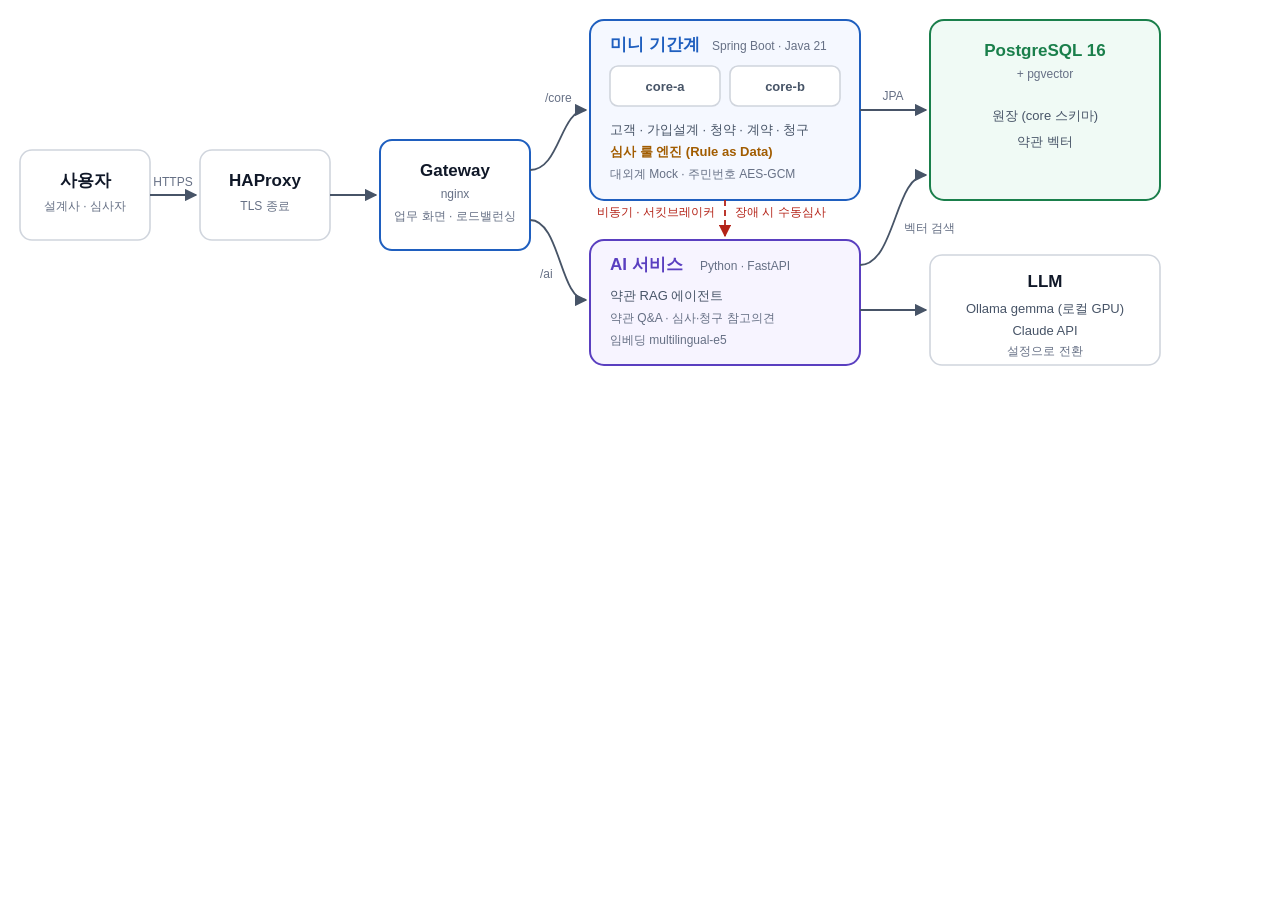
<file: docs/images/ax-architecture.html>
<!doctype html><html><head><meta charset="utf-8"><style>
body{margin:0;background:#fff;font-family:"Noto Sans CJK KR","Noto Sans KR",sans-serif}svg text{font-family:inherit}
</style></head><body>
<svg id="d" width="1180" height="385" viewBox="0 0 1180 385" xmlns="http://www.w3.org/2000/svg">
<defs>
 <marker id="a" viewBox="0 0 10 10" refX="9" refY="5" markerWidth="7" markerHeight="7" orient="auto"><path d="M0,0 L10,5 L0,10 z" fill="#475467"/></marker>
 <marker id="r" viewBox="0 0 10 10" refX="9" refY="5" markerWidth="7" markerHeight="7" orient="auto"><path d="M0,0 L10,5 L0,10 z" fill="#b42318"/></marker>
 <style>
  .b{fill:#fff;stroke:#d0d5dd;stroke-width:1.6}
  .t{font-size:17px;font-weight:700;fill:#101828}
  .s{font-size:13px;fill:#475467}
  .x{font-size:12px;fill:#667085}
  .l{stroke:#475467;stroke-width:1.8;fill:none}
 </style>
</defs>
<!-- 사용자 -->
<rect class="b" x="20" y="150" width="130" height="90" rx="12"/>
<text x="85" y="186" text-anchor="middle" class="t">사용자</text><text x="85" y="210" text-anchor="middle" class="x">설계사 · 심사자</text>
<!-- HAProxy -->
<rect class="b" x="200" y="150" width="130" height="90" rx="12"/>
<text x="265" y="186" text-anchor="middle" class="t">HAProxy</text><text x="265" y="210" text-anchor="middle" class="x">TLS 종료</text>
<!-- Gateway -->
<rect class="b" x="380" y="140" width="150" height="110" rx="12" style="stroke:#1f5fbf;stroke-width:2"/>
<text x="455" y="176" text-anchor="middle" class="t">Gateway</text><text x="455" y="198" text-anchor="middle" class="x">nginx</text>
<text x="455" y="220" text-anchor="middle" class="x">업무 화면 · 로드밸런싱</text>
<!-- Core -->
<rect x="590" y="20" width="270" height="180" rx="14" style="fill:#f5f8ff;stroke:#1f5fbf;stroke-width:2"/>
<text x="610" y="50" class="t" style="fill:#1f5fbf">미니 기간계</text><text x="712" y="50" class="x">Spring Boot · Java 21</text>
<rect class="b" x="610" y="66" width="110" height="40" rx="8"/><text x="665" y="91" text-anchor="middle" class="s" style="font-weight:600">core-a</text>
<rect class="b" x="730" y="66" width="110" height="40" rx="8"/><text x="785" y="91" text-anchor="middle" class="s" style="font-weight:600">core-b</text>
<text x="610" y="134" class="s">고객 · 가입설계 · 청약 · 계약 · 청구</text>
<text x="610" y="156" class="s" style="fill:#a15c00;font-weight:600">심사 룰 엔진 (Rule as Data)</text>
<text x="610" y="178" class="x">대외계 Mock · 주민번호 AES-GCM</text>
<!-- AI -->
<rect x="590" y="240" width="270" height="125" rx="14" style="fill:#f7f4ff;stroke:#5a3fc0;stroke-width:2"/>
<text x="610" y="270" class="t" style="fill:#5a3fc0">AI 서비스</text><text x="700" y="270" class="x">Python · FastAPI</text>
<text x="610" y="300" class="s">약관 RAG 에이전트</text>
<text x="610" y="322" class="x">약관 Q&amp;A · 심사·청구 참고의견</text>
<text x="610" y="344" class="x">임베딩 multilingual-e5</text>
<!-- LLM -->
<rect class="b" x="930" y="255" width="230" height="110" rx="12"/>
<text x="1045" y="287" text-anchor="middle" class="t">LLM</text>
<text x="1045" y="313" text-anchor="middle" class="s">Ollama gemma (로컬 GPU)</text>
<text x="1045" y="335" text-anchor="middle" class="s">Claude API</text>
<text x="1045" y="355" text-anchor="middle" class="x">설정으로 전환</text>
<!-- DB -->
<rect x="930" y="20" width="230" height="180" rx="14" style="fill:#f0faf5;stroke:#1a7f4b;stroke-width:2"/>
<text x="1045" y="56" text-anchor="middle" class="t" style="fill:#1a7f4b">PostgreSQL 16</text>
<text x="1045" y="78" text-anchor="middle" class="x">+ pgvector</text>
<text x="1045" y="120" text-anchor="middle" class="s">원장 (core 스키마)</text>
<text x="1045" y="146" text-anchor="middle" class="s">약관 벡터</text>
<!-- 화살표 -->
<path class="l" d="M150 195 H196" marker-end="url(#a)"/><text x="173" y="186" text-anchor="middle" class="x">HTTPS</text>
<path class="l" d="M330 195 H376" marker-end="url(#a)"/>
<path class="l" d="M530 170 C560 170 560 110 586 110" marker-end="url(#a)"/><text x="545" y="102" class="x">/core</text>
<path class="l" d="M530 220 C560 220 560 300 586 300" marker-end="url(#a)"/><text x="540" y="278" class="x">/ai</text>
<path d="M725 200 V236" style="stroke:#b42318;stroke-width:1.8;fill:none;stroke-dasharray:6 4" marker-end="url(#r)"/>
<text x="715" y="216" text-anchor="end" style="font-size:12px;fill:#b42318">비동기 · 서킷브레이커</text><text x="735" y="216" style="font-size:12px;fill:#b42318">장애 시 수동심사</text>
<path class="l" d="M860 110 H926" marker-end="url(#a)"/><text x="893" y="100" text-anchor="middle" class="x">JPA</text>
<path class="l" d="M860 265 C895 265 895 175 926 175" marker-end="url(#a)"/><text x="904" y="232" class="x">벡터 검색</text>
<path class="l" d="M860 310 H926" marker-end="url(#a)"/>
</svg></body></html>
</file>
